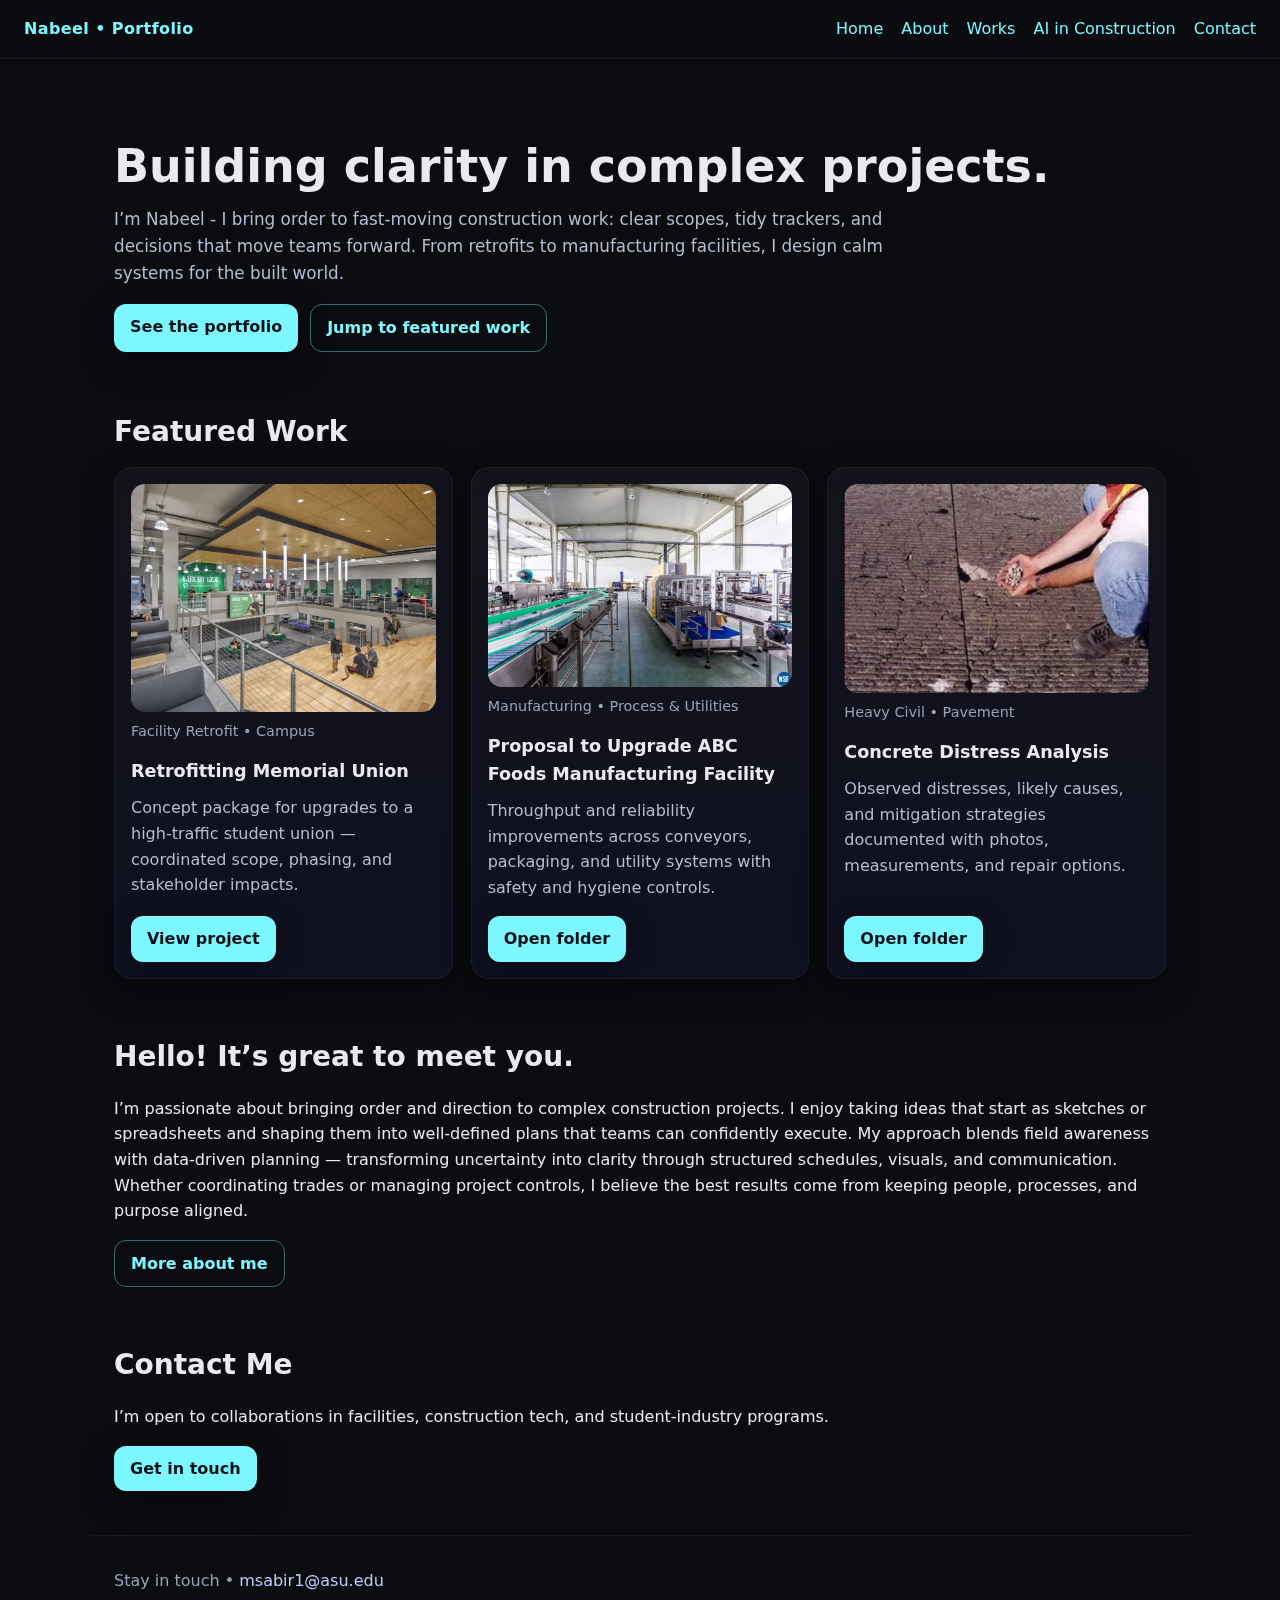
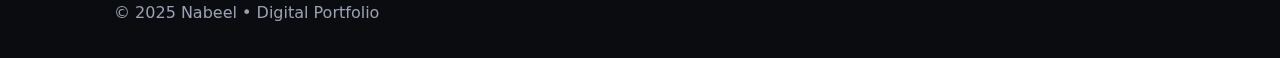
<file: index.html>
<!doctype html>
<html lang="en">
<head>
  <meta charset="utf-8" />
  <meta name="viewport" content="width=device-width, initial-scale=1" />
  <title>Nabeel • Portfolio - Home</title>
  <link rel="stylesheet" href="styles.css" />
</head>
<body>
  <div class="nav">
    <div class="brand"><a href="index.html">Nabeel • Portfolio</a></div>
    <div class="links">
      <a href="index.html">Home</a>
      <a href="about.html">About</a>
      <a href="work.html">Works</a>
      <a href="ai.html">AI in Construction</a>
      <a href="contact.html">Contact</a>
    </div>
  </div>

  <header class="hero container">
    <h1>Building clarity in complex projects.</h1>
    <p class="lead">I’m Nabeel - I bring order to fast‑moving construction work: clear scopes, tidy trackers, and decisions that move teams forward. From retrofits to manufacturing facilities, I design calm systems for the built world.</p>
    <div class="cta">
      <a class="button" href="work.html">See the portfolio</a>
      <a class="button ghost" href="#featured">Jump to featured work</a>
    </div>
  </header>

  <section id="featured" class="section container">
    <h2>Featured Work</h2>
    <div class="grid">
      <article class="card col-4">
        <img src="assets/images/retrofit-mu.jpg" alt="Retrofitting Memorial Union cover"/>
        <div class="meta">Facility Retrofit • Campus</div>
        <h3>Retrofitting Memorial Union</h3>
        <p>Concept package for upgrades to a high‑traffic student union — coordinated scope, phasing, and stakeholder impacts.</p>
        <div class="actions">
          <a class="button" href="https://docs.google.com/presentation/d/1gL0wgAYtED428y5qDJ8FrBUDi6EPUHPC/edit?usp=sharing&ouid=102391529068859170729&rtpof=true&sd=true">View project</a>
        </div>
      </article>

      <article class="card col-4">
        <img src="assets/images/abc-foods.jpg" alt="Manufacturing facility proposal cover"/>
        <div class="meta">Manufacturing • Process & Utilities</div>
        <h3>Proposal to Upgrade ABC Foods Manufacturing Facility</h3>
        <p>Throughput and reliability improvements across conveyors, packaging, and utility systems with safety and hygiene controls.</p>
        <div class="actions">
          <a class="button" href="https://drive.google.com/file/d/1gs_H3VhCCuj2dI5iI-yKaL_4FSnww9n3/view?usp=sharing" target="_blank" rel="noreferrer">Open folder</a>
        </div>
      </article>

      <article class="card col-4">
        <img src="assets/images/concrete-distress.jpg" alt="Concrete distress analysis cover"/>
        <div class="meta">Heavy Civil • Pavement</div>
        <h3>Concrete Distress Analysis</h3>
        <p>Observed distresses, likely causes, and mitigation strategies documented with photos, measurements, and repair options.</p>
        <div class="actions">
          <a class="button" href="https://drive.google.com/file/d/1ZOLt1gzeuHMnxxGkolDxR0EwvWGjoRM2/view?usp=sharing" target="_blank" rel="noreferrer">Open folder</a>
        </div>
      </article>
    </div>
  </section>

  <section class="section container">
    <h2>Hello! It’s great to meet you.</h2>
    <p>I’m passionate about bringing order and direction to complex construction projects. I enjoy taking ideas that start as sketches or spreadsheets and shaping them into well-defined plans that teams can confidently execute. My approach blends field awareness with data-driven planning — transforming uncertainty into clarity through structured schedules, visuals, and communication. Whether coordinating trades or managing project controls, I believe the best results come from keeping people, processes, and purpose aligned.</p>
    <div class="cta"><a class="button ghost" href="about.html">More about me</a></div>
  </section>

  <section class="section container">
    <h2>Contact Me</h2>
    <p>I’m open to collaborations in facilities, construction tech, and student‑industry programs.</p>
    <p><a class="button" href="contact.html">Get in touch</a></p>
  </section>

  <div class="footer container">
    <div>Stay in touch • <a href="mailto:msabir1@asu.edu">msabir1@asu.edu</a></div>
    <div style="margin-top:6px">© 2025 Nabeel • Digital Portfolio</div>
  </div>
  <script src="script.js"></script>
</body>
</html>
</file>
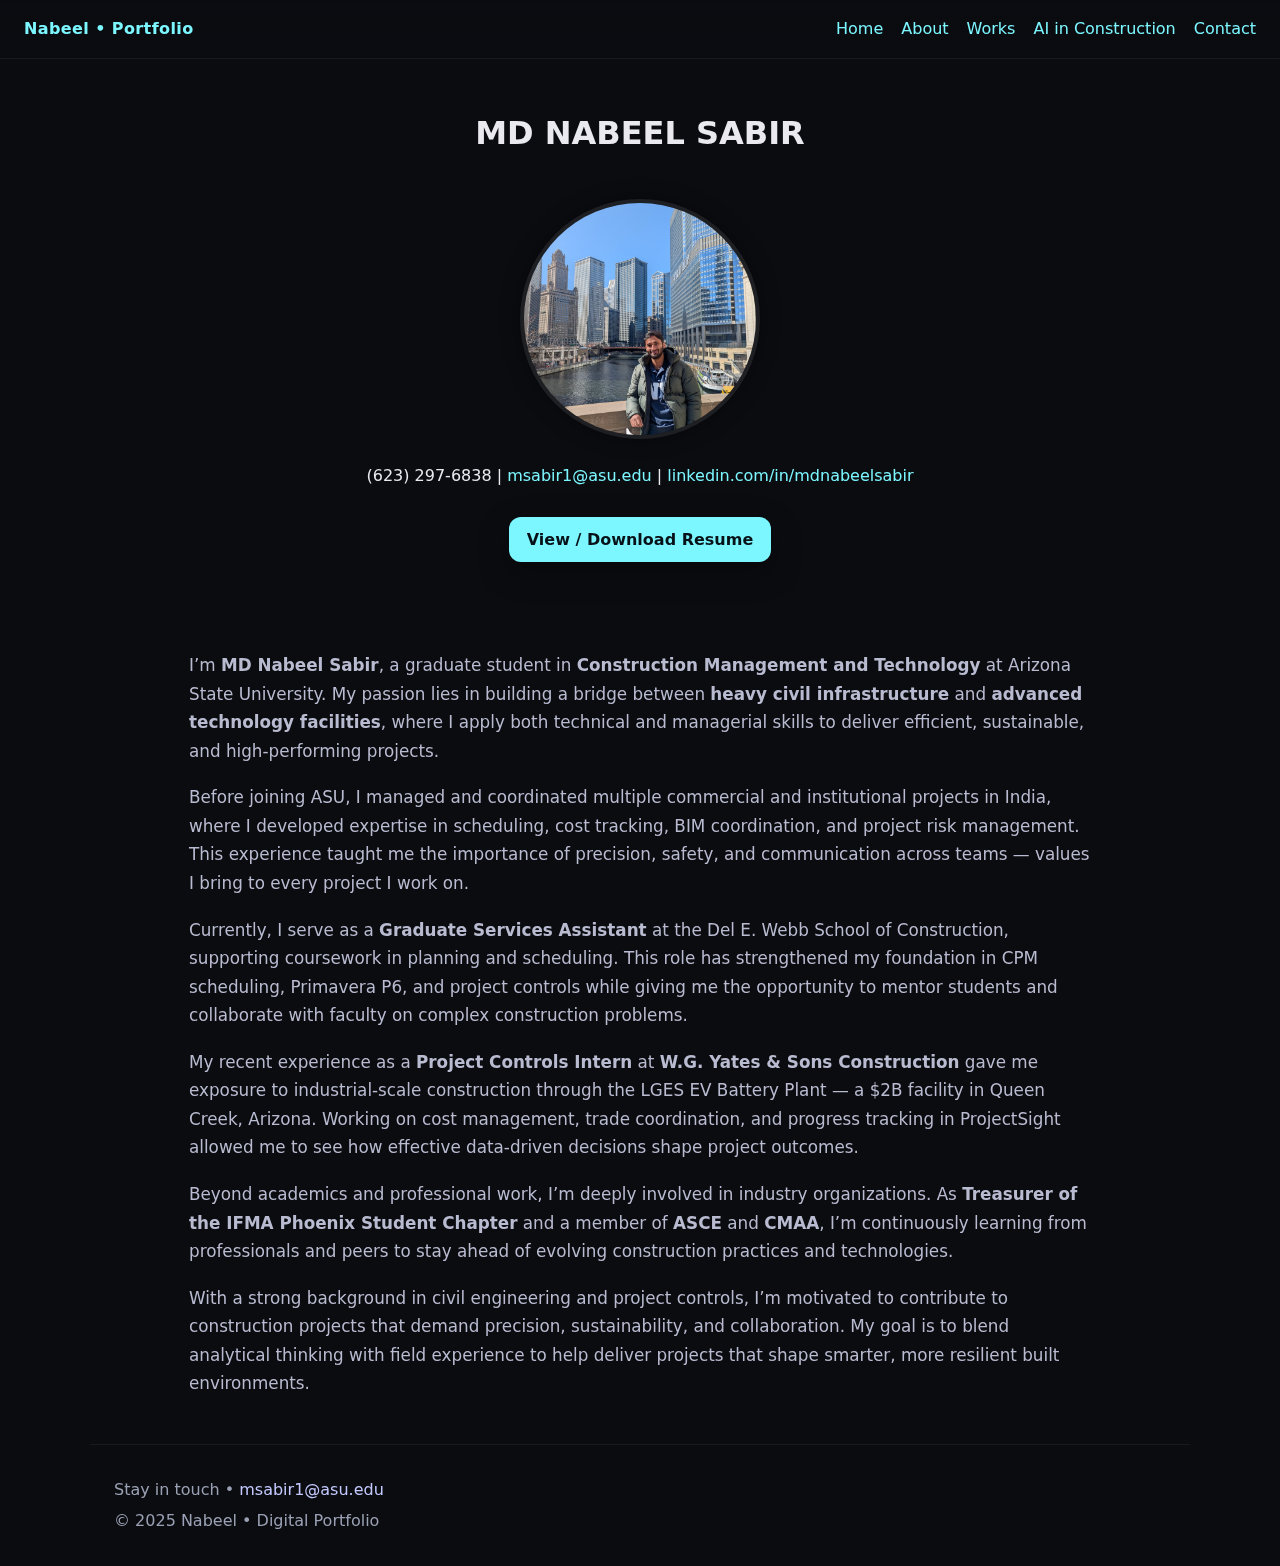
<file: about.html>
<!doctype html>
<html lang="en">
<head>
  <meta charset="utf-8" />
  <meta name="viewport" content="width=device-width, initial-scale=1" />
  <title>About — Nabeel</title>
  <link rel="stylesheet" href="styles.css" />
  <style>
    .about-photo {
      width: 240px;
      height: 240px;
      border-radius: 50%;
      object-fit: cover;
      display: block;
      margin: 40px auto 24px;
      border: 4px solid rgba(255,255,255,0.08);
      box-shadow: 0 0 20px rgba(0,0,0,0.4);
    }
    .resume-btn {
      display: inline-block;
      background: var(--accent);
      color: #061218;
      padding: 10px 18px;
      border-radius: 12px;
      font-weight: 600;
      text-decoration: none;
      box-shadow: var(--shadow);
      margin-top: 12px;
    }
    .resume-btn:hover { opacity: 0.9; }
    .about-section {
      max-width: 950px;
      margin: 0 auto;
      text-align: left;
      color: var(--ink);
    }
    .about-section p {
      color: var(--muted);
      line-height: 1.7;
      font-size: 1.05rem;
      margin-bottom: 18px;
    }
  </style>
</head>
<body>
  <div class="nav">
    <div class="brand"><a href="index.html">Nabeel • Portfolio</a></div>
    <div class="links">
      <a href="index.html">Home</a>
      <a href="about.html">About</a>
      <a href="work.html">Works</a>
      <a href="ai.html">AI in Construction</a>
      <a href="contact.html">Contact</a>
    </div>
  </div>

  <main class="container section" style="text-align:center;">
    <h1>MD NABEEL SABIR</h1>
    <img src="assets/images/portrait.jpg" alt="Portrait of Nabeel" class="about-photo" />
    <p>(623) 297-6838 | <a href="mailto:msabir1@asu.edu">msabir1@asu.edu</a> | 
      <a href="https://linkedin.com/in/mdnabeelsabir" target="_blank" rel="noreferrer">linkedin.com/in/mdnabeelsabir</a>
    </p>
    <p>
      <a class="resume-btn" href="https://drive.google.com/file/d/1cEff99ym0pL-qublnPV1dpsqmiZGiztC/view?usp=sharing" target="_blank" rel="noreferrer">
        View / Download Resume
      </a>
    </p>
  </main>

  <section class="about-section container section">
    <p>I’m <strong>MD Nabeel Sabir</strong>, a graduate student in <strong>Construction Management and Technology</strong> at Arizona State University. My passion lies in building a bridge between <strong>heavy civil infrastructure</strong> and <strong>advanced technology facilities</strong>, where I apply both technical and managerial skills to deliver efficient, sustainable, and high-performing projects.</p>

    <p>Before joining ASU, I managed and coordinated multiple commercial and institutional projects in India, where I developed expertise in scheduling, cost tracking, BIM coordination, and project risk management. This experience taught me the importance of precision, safety, and communication across teams — values I bring to every project I work on.</p>

    <p>Currently, I serve as a <strong>Graduate Services Assistant</strong> at the Del E. Webb School of Construction, supporting coursework in planning and scheduling. This role has strengthened my foundation in CPM scheduling, Primavera P6, and project controls while giving me the opportunity to mentor students and collaborate with faculty on complex construction problems.</p>

    <p>My recent experience as a <strong>Project Controls Intern</strong> at <strong>W.G. Yates & Sons Construction</strong> gave me exposure to industrial-scale construction through the LGES EV Battery Plant — a $2B facility in Queen Creek, Arizona. Working on cost management, trade coordination, and progress tracking in ProjectSight allowed me to see how effective data-driven decisions shape project outcomes.</p>

    <p>Beyond academics and professional work, I’m deeply involved in industry organizations. As <strong>Treasurer of the IFMA Phoenix Student Chapter</strong> and a member of <strong>ASCE</strong> and <strong>CMAA</strong>, I’m continuously learning from professionals and peers to stay ahead of evolving construction practices and technologies.</p>

    <p>With a strong background in civil engineering and project controls, I’m motivated to contribute to construction projects that demand precision, sustainability, and collaboration. My goal is to blend analytical thinking with field experience to help deliver projects that shape smarter, more resilient built environments.</p>
  </section>

  <div class="footer container">
    <div>Stay in touch • <a href="mailto:msabir1@asu.edu">msabir1@asu.edu</a></div>
    <div style="margin-top:6px">© 2025 Nabeel • Digital Portfolio</div>
  </div>

</body>
</html>
</file>
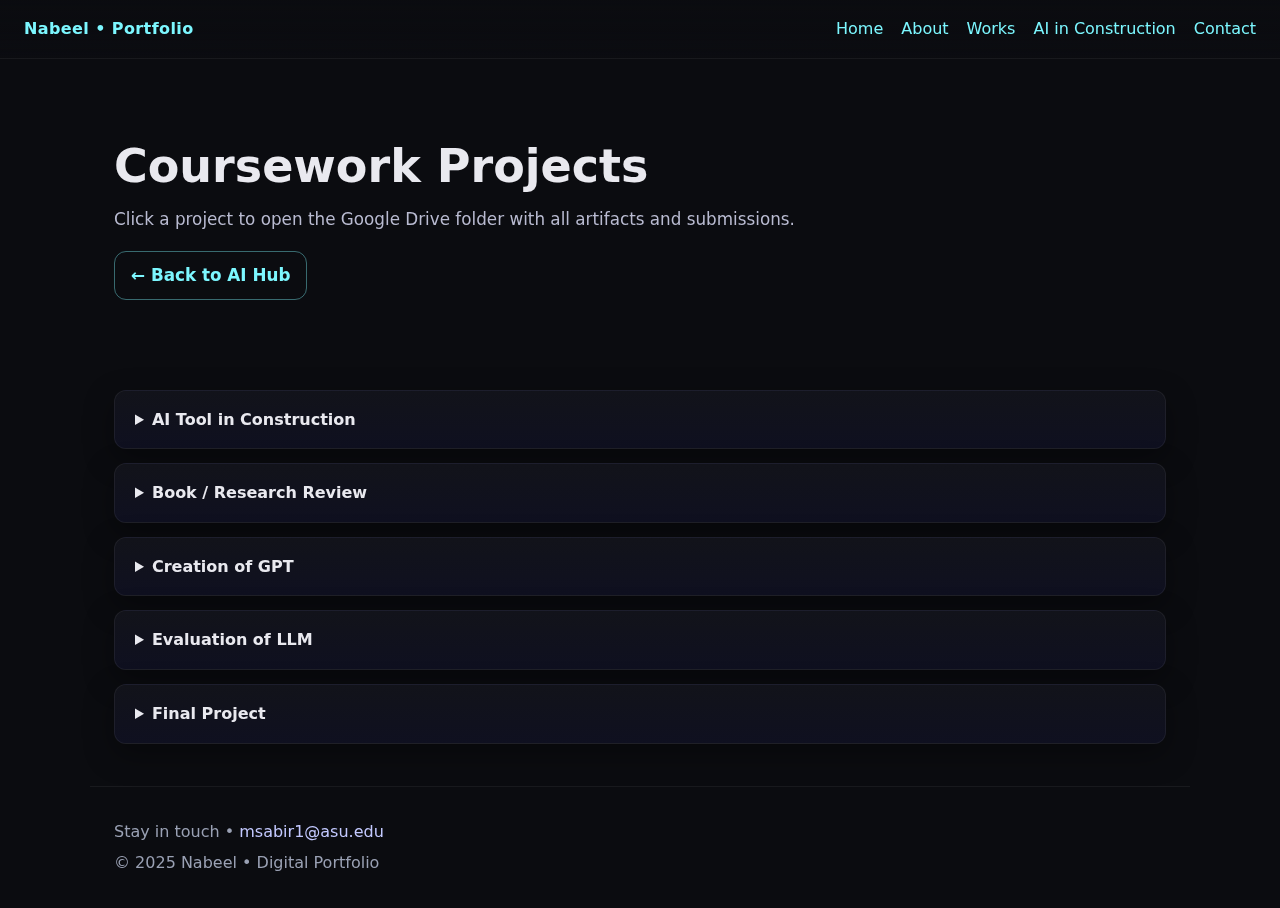
<file: ai-projects.html>
<!doctype html>
<html lang="en">
<head>
  <meta charset="utf-8" />
  <meta name="viewport" content="width=device-width, initial-scale=1" />
  <title>AI Coursework Projects — Nabeel</title>
  <link rel="stylesheet" href="styles.css" />
  <style>
    details{background:linear-gradient(180deg,#12131a,#0f1020);border:1px solid rgba(255,255,255,.06);border-radius:12px;margin:14px 0;padding:16px 20px;box-shadow:var(--shadow)}
    summary{font-weight:600;cursor:pointer;color:var(--ink)}
    details p{margin-top:10px;color:var(--muted)}
    a.link{color:var(--accent);text-decoration:none}
    a.link:hover{text-decoration:underline}
  </style>
</head>
<body>
  <div class="nav">
    <div class="brand"><a href="index.html">Nabeel • Portfolio</a></div>
    <div class="links">
      <a href="index.html">Home</a>
      <a href="about.html">About</a>
      <a href="work.html">Works</a>
      <a href="ai.html">AI in Construction</a>
      <a href="contact.html">Contact</a>
    </div>
  </div>

  <header class="hero container">
    <h1>Coursework Projects</h1>
        <p class="lead">Click a project to open the Google Drive folder with all artifacts and submissions.</p>
    <p><a class="button ghost" href="ai.html">← Back to AI Hub</a></p>
  </header>

  <main class="section container">
    <details><summary>AI Tool in Construction</summary>
      <p><a class="link" target="_blank" href="https://drive.google.com/drive/folders/1bjgiFwAm2cwQrZMoPk2s-h9wBSJdFuyU?usp=drive_link">Open project →</a></p>
    </details>

    <details><summary>Book / Research Review</summary>
      <p><a class="link" target="_blank" href="https://drive.google.com/drive/folders/1c9iZG3xFRLbBTvyE75-k6QebU9TEZAmy?usp=drive_link">Open project →</a></p>
    </details>

    <details><summary>Creation of GPT</summary>
      <p><a class="link" target="_blank" href="https://drive.google.com/drive/folders/1euPYsKbIOywXdYOmM0UluRxleREqjHLu?usp=drive_link">Open project →</a></p>
    </details>

    <details><summary>Evaluation of LLM</summary>
      <p><a class="link" target="_blank" href="https://drive.google.com/drive/folders/1VYTx2H_t1yv4WhXQJjSf5AKHbcCxExVg?usp=drive_link">Open project →</a></p>
    </details>

    <details><summary>Final Project</summary>
      <p><a class="link" target="_blank" href="https://drive.google.com/drive/folders/1ZHqjz63eT6GG_NcE-j6AWtgwy5eWQPcR?usp=drive_link">Open project →</a></p>
    </details>
  </main>

  <div class="footer container">
    <div>Stay in touch • <a href="mailto:msabir1@asu.edu">msabir1@asu.edu</a></div>
    <div style="margin-top:6px">© 2025 Nabeel • Digital Portfolio</div>
  </div>
</body>
</html>
</file>
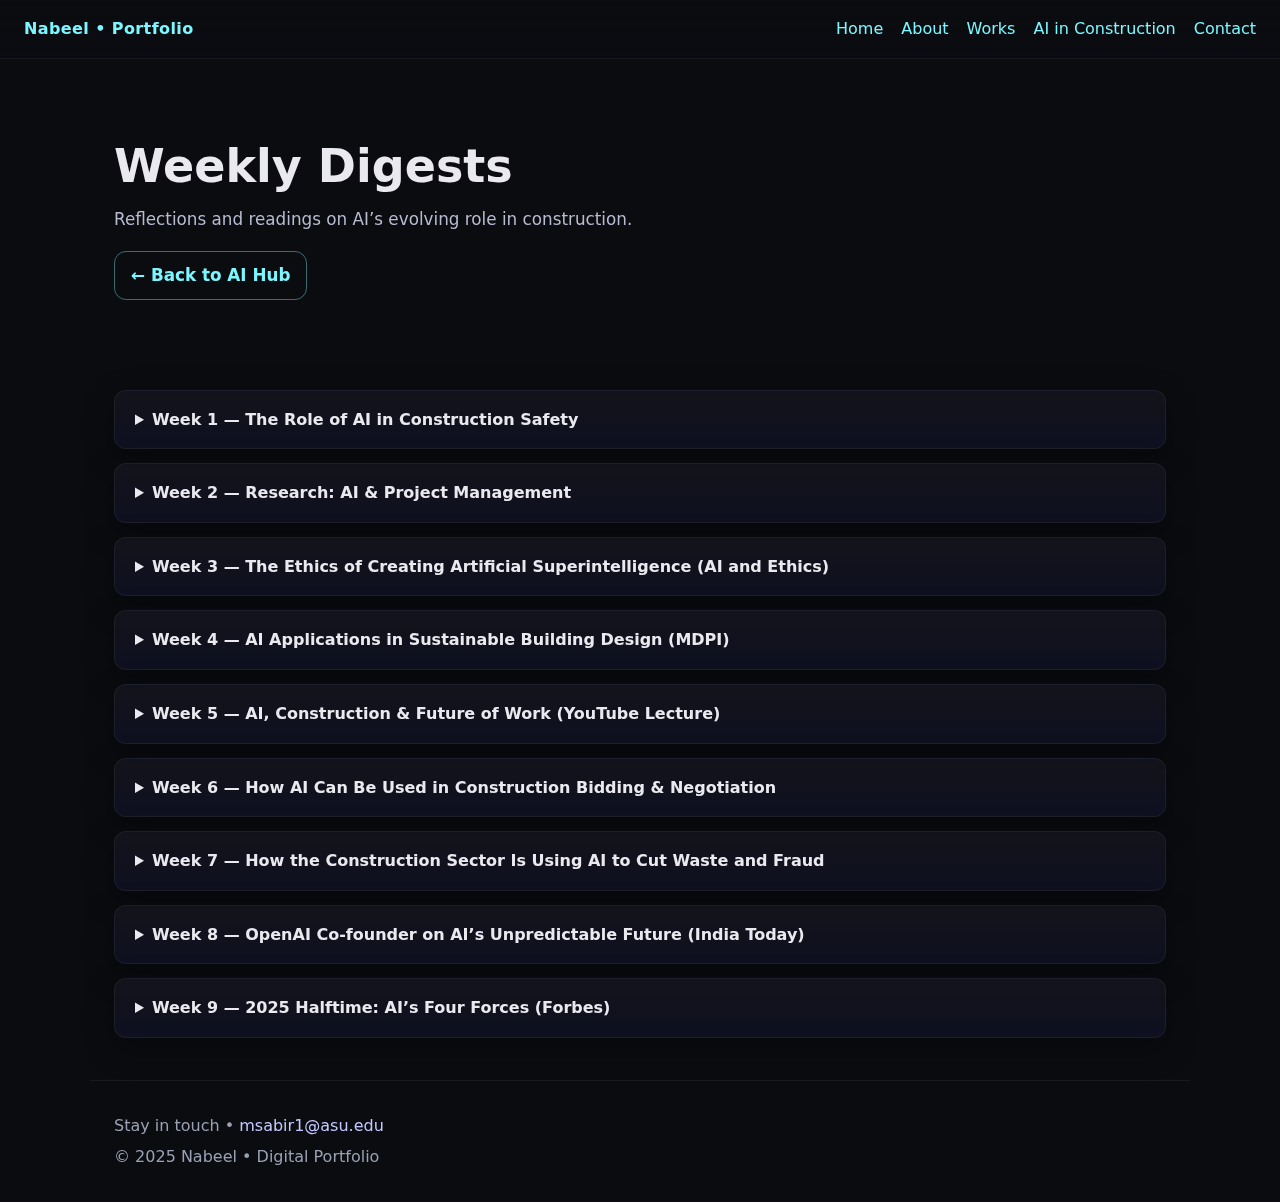
<file: ai-weekly.html>
<!doctype html>
<html lang="en">
<head>
  <meta charset="utf-8" />
  <meta name="viewport" content="width=device-width, initial-scale=1" />
  <title>Weekly Digests — Nabeel</title>
  <link rel="stylesheet" href="styles.css" />
  <style>
    details{background:linear-gradient(180deg,#12131a,#0f1020);border:1px solid rgba(255,255,255,.06);border-radius:12px;margin:14px 0;padding:16px 20px;box-shadow:var(--shadow)}
    summary{font-weight:600;cursor:pointer;color:var(--ink)}
    details p{margin-top:10px;color:var(--muted)}
    a.link{color:var(--accent);text-decoration:none}
    a.link:hover{text-decoration:underline}
    .meta{color:#9aa1b4}
  </style>
</head>
<body>
  <div class="nav">
    <div class="brand"><a href="index.html">Nabeel • Portfolio</a></div>
    <div class="links">
      <a href="index.html">Home</a>
      <a href="about.html">About</a>
      <a href="work.html">Works</a>
      <a href="ai.html">AI in Construction</a>
      <a href="contact.html">Contact</a>
    </div>
  </div>

  <header class="hero container">
    <h1>Weekly Digests</h1>
    <p class="lead">Reflections and readings on AI’s evolving role in construction.</p>
    <p><a class="button ghost" href="ai.html">← Back to AI Hub</a></p>
  </header>

  <main class="section container">
    <details><summary>Week 1 — The Role of AI in Construction Safety</summary>
      <p>Topic: The Role of AI in Construction Safety</p>
      <p>Source: <a class="link" target="_blank" href="https://getmojo.ai/blog/the-role-of-ai-in-construction-safety/?utm_source=chatgpt.com">GetMojo AI Blog</a></p>
      <p>Date of Publication: TBD</p>
      <p>
        <a class="button" target="_blank" href="https://getmojo.ai/blog/the-role-of-ai-in-construction-safety/?utm_source=chatgpt.com">Blog →</a>
        <a class="button ghost" target="_blank" href="https://drive.google.com/drive/folders/1Jsa9HNmWxCJOQ78sSyLPWdhoC6A1nsXC?usp=drive_link">Presentation →</a>
      </p>
    </details>

    <details><summary>Week 2 — Research: AI & Project Management</summary>
      <p>Topic: Research on AI for Project Management</p>
      <p>Source: <a class="link" target="_blank" href="https://papers.ssrn.com/sol3/papers.cfm?abstract_id=5250611">SSRN Working Paper</a></p>
      <p>Date of Publication: TBD</p>
      <p>
        <a class="button" target="_blank" href="https://papers.ssrn.com/sol3/papers.cfm?abstract_id=5250611">Blog →</a>
        <a class="button ghost" target="_blank" href="https://drive.google.com/drive/folders/1QM-ZMQFzO5KbSRSKyysSuLBCcv555CU8?usp=drive_link">Presentation →</a>
      </p>
    </details>

    <details><summary>Week 3 — The Ethics of Creating Artificial Superintelligence (AI and Ethics)</summary>
      <p>Topic: The Ethics of Creating Artificial Superintelligence — A Global Risk Perspective</p>
      <p>Source: <a class="link" target="_blank" href="https://link.springer.com/article/10.1007/s43681-025-00793-7">AI and Ethics (Springer)</a></p>
      <p>Date of Publication: TBD</p>
      <p>
        <a class="button" target="_blank" href="https://link.springer.com/article/10.1007/s43681-025-00793-7">Blog →</a>
        <a class="button ghost" target="_blank" href="https://drive.google.com/drive/folders/1dZWzNBizUGYU7sZB8VmMyO1q4i2GTYxp?usp=drive_link">Presentation →</a>
      </p>
    </details>

    <details><summary>Week 4 — AI Applications in Sustainable Building Design (MDPI)</summary>
      <p>Topic: AI Applications in Sustainable Building Design</p>
      <p>Source: <a class="link" target="_blank" href="https://www.mdpi.com/2075-5309/15/6/923">Buildings (MDPI)</a></p>
      <p>Date of Publication: TBD</p>
      <p>
        <a class="button" target="_blank" href="https://www.mdpi.com/2075-5309/15/6/923">Blog →</a>
        <a class="button ghost" target="_blank" href="https://drive.google.com/drive/folders/1XZzfujYrkIR6UtXQoAusUthwo8bq2aQP?usp=drive_link">Presentation →</a>
      </p>
    </details>

    <details><summary>Week 5 — AI, Construction & Future of Work (YouTube Lecture)</summary>
      <p>Topic: AI, Construction, and the Future of Work</p>
      <p>Source: <a class="link" target="_blank" href="https://www.youtube.com/watch?v=2hnoGo27uf8">YouTube Lecture</a></p>
      <p>Date of Publication: TBD</p>
      <p>
        <a class="button" target="_blank" href="https://www.youtube.com/watch?v=2hnoGo27uf8">Blog →</a>
        <a class="button ghost" target="_blank" href="https://drive.google.com/drive/folders/1xS376qUM3u23dW0YvjclldGGEm0_Cf6c?usp=drive_link">Presentation →</a>
      </p>
    </details>

    <details><summary>Week 6 — How AI Can Be Used in Construction Bidding & Negotiation</summary>
      <p>Topic: How AI Can Be Used in Construction Bidding and Negotiation</p>
      <p>Source: <a class="link" target="_blank" href="https://www.constructiondive.com/news/ai-construction-bidding-negotiation/756936/">Construction Dive</a></p>
      <p>Date of Publication: TBD</p>
      <p>
        <a class="button" target="_blank" href="https://www.constructiondive.com/news/ai-construction-bidding-negotiation/756936/">Blog →</a>
        <a class="button ghost" target="_blank" href="https://drive.google.com/drive/folders/1l8cpP_nqOU7bE8Dx_29h7fimeAftd82_?usp=drive_link">Presentation →</a>
      </p>
    </details>

    <details><summary>Week 7 — How the Construction Sector Is Using AI to Cut Waste and Fraud</summary>
      <p>Topic: How the Construction Sector Is Using AI to Cut Waste and Fraud</p>
      <p>Source: <a class="link" target="_blank" href="https://hbr.org/2025/04/how-the-construction-sector-is-using-ai-to-cut-waste-and-fraud">Harvard Business Review</a></p>
      <p>Date of Publication: TBD</p>
      <p>
        <a class="button" target="_blank" href="https://hbr.org/2025/04/how-the-construction-sector-is-using-ai-to-cut-waste-and-fraud">Blog →</a>
        <a class="button ghost" target="_blank" href="https://drive.google.com/drive/folders/1Oij5VxlMCl0r0Y3R1I9d_yEr8gZ-o6zQ?usp=drive_link">Presentation →</a>
      </p>
    </details>

    <details><summary>Week 8 — OpenAI Co-founder on AI’s Unpredictable Future (India Today)</summary>
      <p>Topic: OpenAI Co-founder on AI’s Unpredictable and Unimaginable Future</p>
      <p>Source: <a class="link" target="_blank" href="https://www.indiatoday.in/technology/news/story/openai-co-founder-says-ai-is-going-to-be-extremely-unpredictable-and-unimaginable-2748219-2025-06-30">India Today</a></p>
      <p>Date of Publication: June 30, 2025</p>
      <p>
        <a class="button" target="_blank" href="https://www.indiatoday.in/technology/news/story/openai-co-founder-says-ai-is-going-to-be-extremely-unpredictable-and-unimaginable-2748219-2025-06-30">Blog →</a>
        <a class="button ghost" target="_blank" href="https://drive.google.com/drive/folders/10YqwjP_CxgEWdgjHaU0bBC7BxmNTytio?usp=drive_link">Presentation →</a>
      </p>
    </details>

    <details><summary>Week 9 — 2025 Halftime: AI’s Four Forces (Forbes)</summary>
      <p>Topic: 2025 Halftime — AI’s Four Forces, What Happened and What’s Coming</p>
      <p>Source: <a class="link" target="_blank" href="https://www.forbes.com/sites/stevenwolfepereira/2025/07/01/2025-halftime-ais-four-forceswhat-happened-whats-coming/">Forbes</a></p>
      <p>Date of Publication: July 1, 2025</p>
      <p>
        <a class="button" target="_blank" href="https://www.forbes.com/sites/stevenwolfepereira/2025/07/01/2025-halftime-ais-four-forceswhat-happened-whats-coming/">Blog →</a>
        <a class="button ghost" target="_blank" href="https://drive.google.com/drive/folders/1uxPvbs5-dGSABaDumUoQvwiTKkAKgqb1?usp=drive_link">Presentation →</a>
      </p>
    </details>
  </main>

  <div class="footer container">
    <div>Stay in touch • <a href="mailto:msabir1@asu.edu">msabir1@asu.edu</a></div>
    <div style="margin-top:6px">© 2025 Nabeel • Digital Portfolio</div>
  </div>
</body>
</html>
</file>
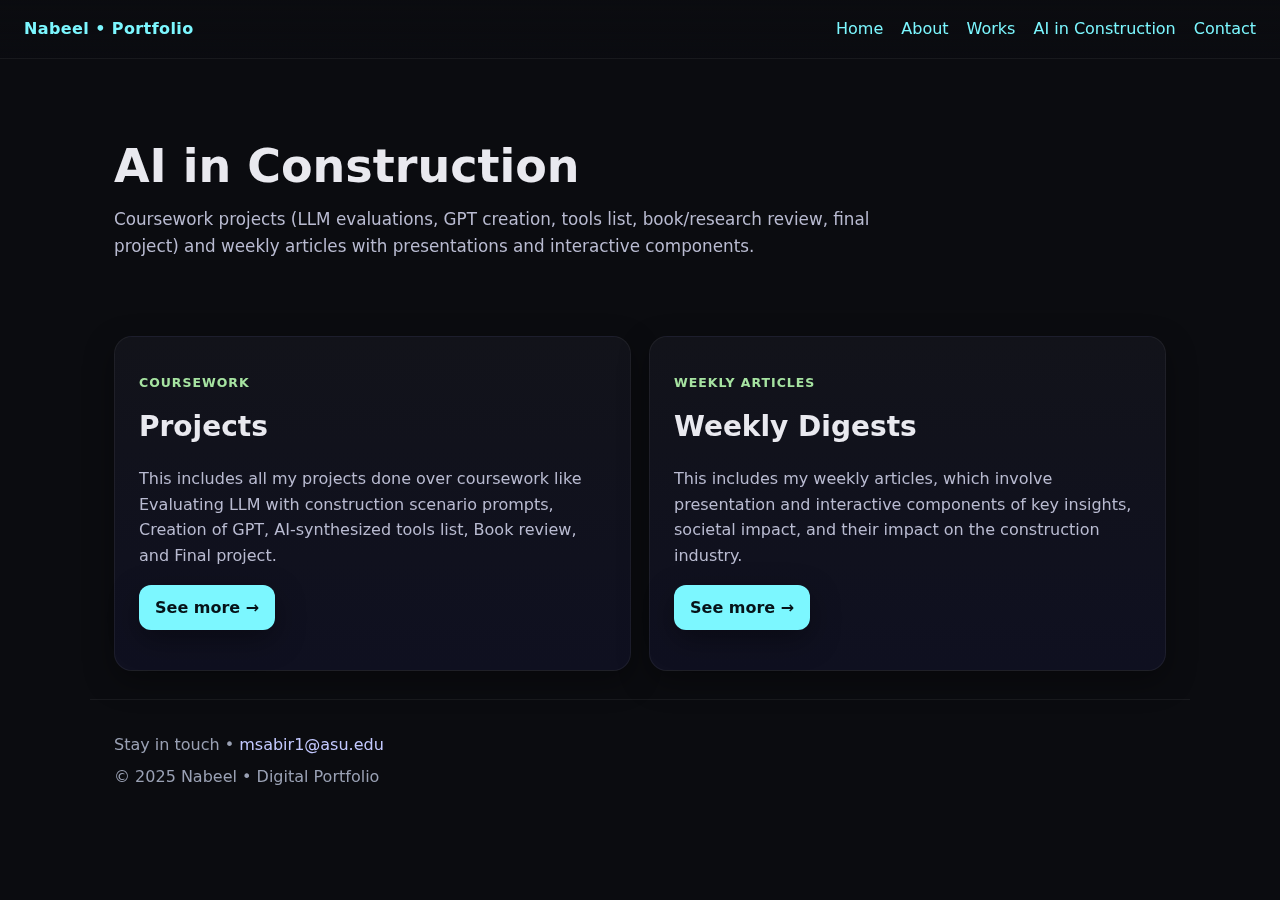
<file: ai.html>
<!doctype html>
<html lang="en">
<head>
  <meta charset="utf-8" />
  <meta name="viewport" content="width=device-width, initial-scale=1" />
  <title>AI in Construction — Nabeel</title>
  <link rel="stylesheet" href="styles.css" />
  <style>
    .ai-grid{display:grid;gap:18px;grid-template-columns:repeat(12,1fr)}
    .ai-card{background:linear-gradient(180deg,#12131a,#0f1020);border:1px solid rgba(255,255,255,.06);border-radius:18px;padding:24px;box-shadow:var(--shadow);height:100%}
    .ai-card h2{margin:4px 0 10px}
    .ai-card p{color:var(--muted)}
    .col-6{grid-column:span 12}
    @media(min-width:720px){.col-6{grid-column:span 6}}
  </style>
</head>
<body>
  <div class="nav">
    <div class="brand"><a href="index.html">Nabeel • Portfolio</a></div>
    <div class="links">
      <a href="index.html">Home</a>
      <a href="about.html">About</a>
      <a href="work.html">Works</a>
      <a href="ai.html">AI in Construction</a>
      <a href="contact.html">Contact</a>
    </div>
  </div>

  <header class="hero container">
    <h1>AI in Construction</h1>
    <p class="lead">Coursework projects (LLM evaluations, GPT creation, tools list, book/research review, final project) and weekly articles with presentations and interactive components.</p>
  </header>

  <main class="section container">
    <div class="ai-grid">
      <article class="ai-card col-6">
        <h3 class="kicker">Coursework</h3>
        <h2>Projects</h2>
        <p>This includes all my projects done over coursework like Evaluating LLM with construction scenario prompts, Creation of GPT, AI-synthesized tools list, Book review, and Final project.</p>
        <p><a class="button" href="ai-projects.html">See more →</a></p>
      </article>

      <article class="ai-card col-6">
        <h3 class="kicker">Weekly Articles</h3>
        <h2>Weekly Digests</h2>
        <p>This includes my weekly articles, which involve presentation and interactive components of key insights, societal impact, and their impact on the construction industry.</p>
        <p><a class="button" href="ai-weekly.html">See more →</a></p>
      </article>
    </div>
  </main>

  <div class="footer container">
    <div>Stay in touch • <a href="mailto:msabir1@asu.edu">msabir1@asu.edu</a></div>
    <div style="margin-top:6px">© 2025 Nabeel • Digital Portfolio</div>
  </div>
</body>
</html>
</file>
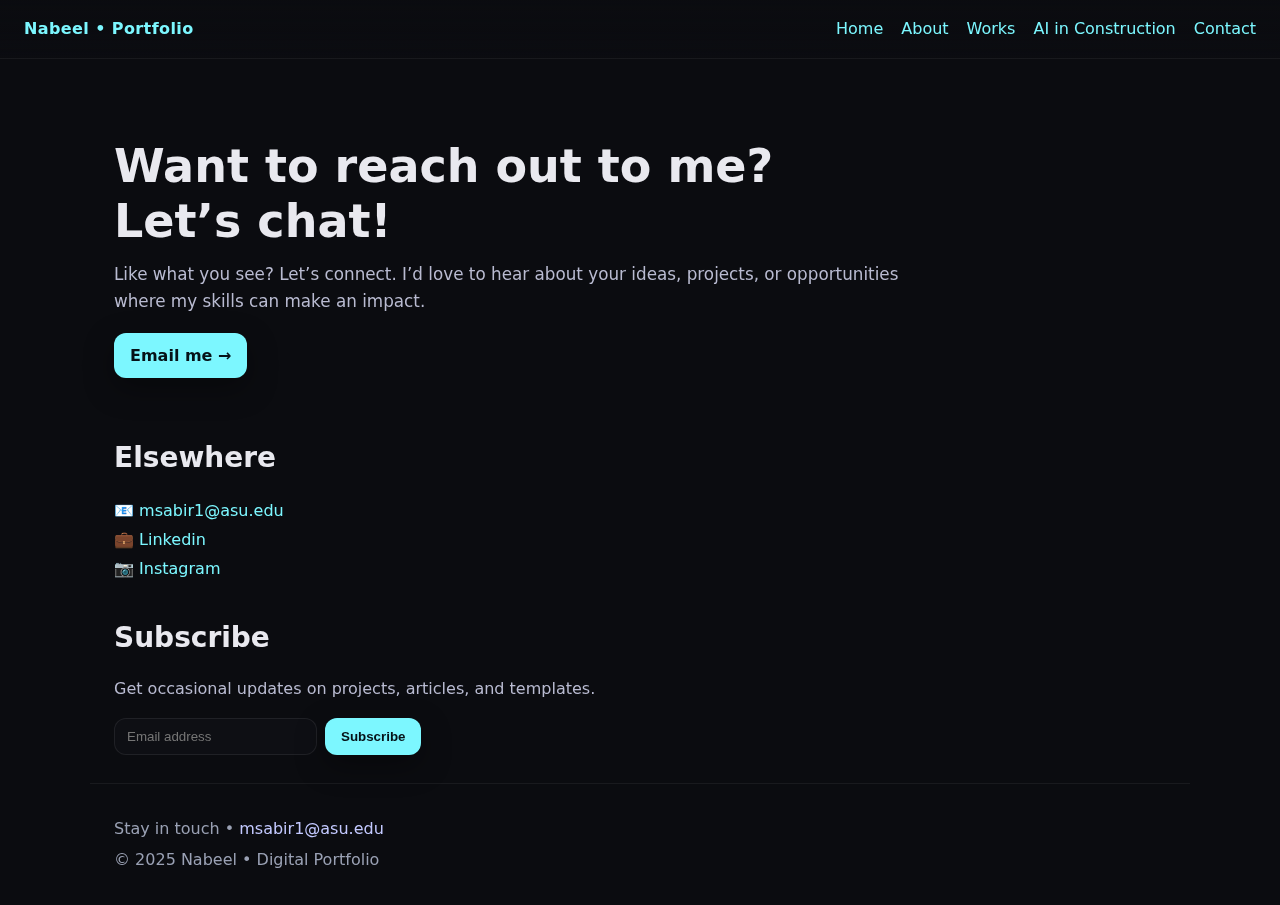
<file: contact.html>
<!doctype html>
<html lang="en">
<head>
  <meta charset="utf-8" />
  <meta name="viewport" content="width=device-width, initial-scale=1" />
  <title>Contact — Nabeel</title>
  <link rel="stylesheet" href="styles.css" />
</head>
<body>

  <!-- Navigation -->
  <div class="nav">
    <div class="brand"><a href="index.html">Nabeel • Portfolio</a></div>
    <div class="links">
      <a href="index.html">Home</a>
      <a href="about.html">About</a>
      <a href="work.html">Works</a>
      <a href="ai.html">AI in Construction</a>
      <a href="contact.html">Contact</a>
    </div>
  </div>

  <!-- Hero Section -->
  <header class="hero container">
    <h1>Want to reach out to me?<br>Let’s chat!</h1>
    <p class="lead">Like what you see? Let’s connect. I’d love to hear about your ideas, projects, or opportunities where my skills can make an impact.</p>
    <div class="cta">
      <a class="button" href="mailto:msabir1@asu.edu">Email me →</a>
    </div>
  </header>

  <!-- Contact Section -->
  <main class="section container">
    <h2>Elsewhere</h2>
    <ul style="list-style:none; padding:0; line-height:1.8;">
      <li>📧 <a href="mailto:msabir1@asu.edu">msabir1@asu.edu</a></li>
      <li>💼 <a href="https://linkedin.com/in/mdnabeelsabir" target="_blank" rel="noreferrer">Linkedin</a></li>
      <li>📷 <a href="https://www.instagram.com/sabirnabeel/" target="_blank" rel="noreferrer">Instagram</a></li>
    </ul>

    <h2 style="margin-top:32px;">Subscribe</h2>
    <p style="color:var(--muted);">Get occasional updates on projects, articles, and templates.</p>
    <div class="input-row">
      <input type="email" placeholder="Email address" />
      <button class="button">Subscribe</button>
    </div>
  </main>

  <!-- Footer -->
  <div class="footer container">
    <div>Stay in touch • <a href="mailto:msabir1@asu.edu">msabir1@asu.edu</a></div>
    <div style="margin-top:6px">© 2025 Nabeel • Digital Portfolio</div>
  </div>

</body>
</html>
</file>
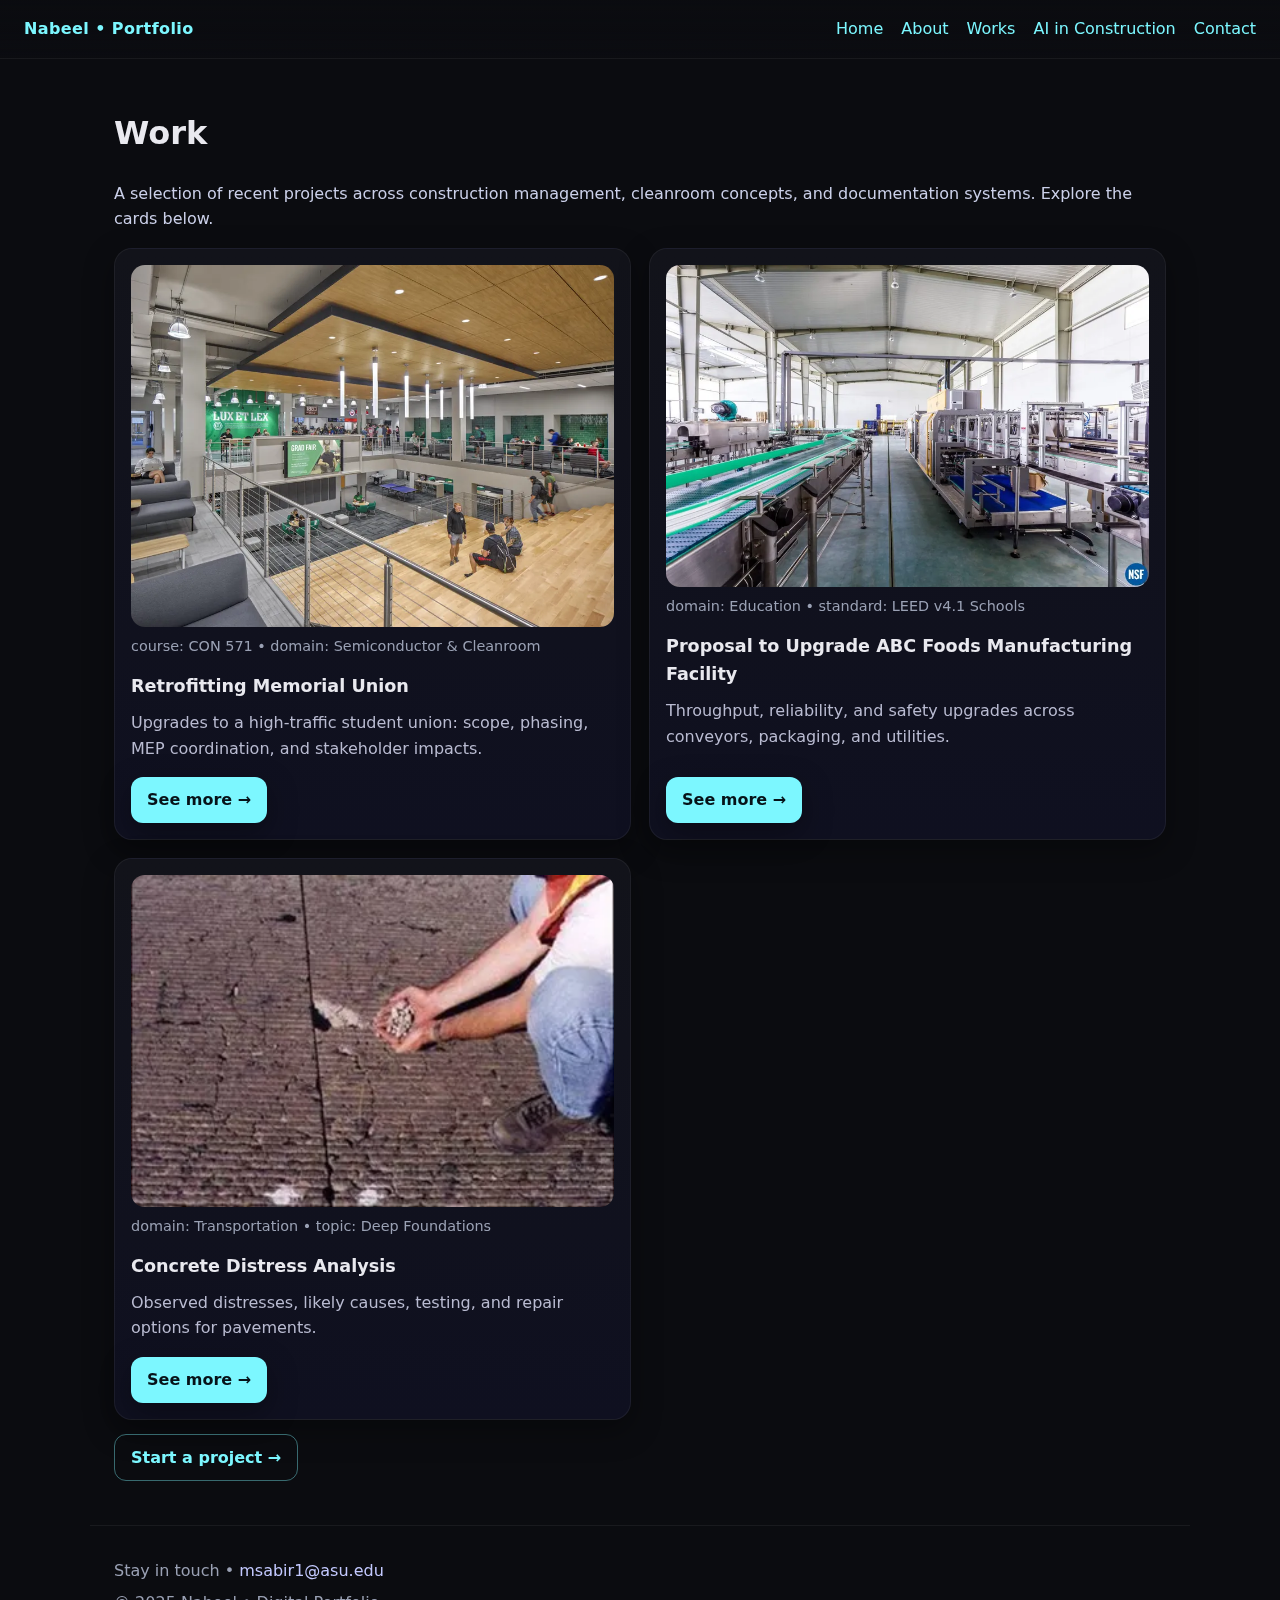
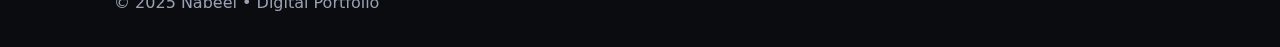
<file: work.html>
<!doctype html>
<html lang="en">
<head>
  <meta charset="utf-8" />
  <meta name="viewport" content="width=device-width, initial-scale=1" />
  <title>Works — Nabeel</title>
  <link rel="stylesheet" href="styles.css" />
</head>
<body>

<div class="nav">
  <div class="brand"><a href="index.html">Nabeel • Portfolio</a></div>
  <div class="links">
    <a href="index.html">Home</a>
    <a href="about.html">About</a>
    <a href="work.html">Works</a>
    <a href="ai.html">AI in Construction</a>
    <a href="contact.html">Contact</a>
  </div>
</div>

  <main class="container section">
    <h1>Work</h1>
    <p class="lead">A selection of recent projects across construction management, cleanroom concepts, and documentation systems. Explore the cards below.</p>
    <div class="grid">
      <article class="card col-6">
        <img src="assets/images/retrofit-mu.jpg" alt="Project cover 1"/>
        <div class="meta">course: CON 571 • domain: Semiconductor &amp; Cleanroom</div>
        <h3 id="retrofitting-mu">Retrofitting Memorial Union</h3>
        <p>Upgrades to a high‑traffic student union: scope, phasing, MEP coordination, and stakeholder impacts.</p>
        <div class="actions">
          <a class="button" href="https://docs.google.com/presentation/d/1gL0wgAYtED428y5qDJ8FrBUDi6EPUHPC/edit?usp=sharing&ouid=102391529068859170729&rtpof=true&sd=true">See more →</a>
        </div>
      </article>
      <article class="card col-6">
        <img src="assets/images/abc-foods.jpg" alt="Project cover 2"/>
        <div class="meta">domain: Education • standard: LEED v4.1 Schools</div>
        <h3>Proposal to Upgrade ABC Foods Manufacturing Facility</h3>
        <p>Throughput, reliability, and safety upgrades across conveyors, packaging, and utilities.</p>
        <div class="actions">
          <a class="button" href="https://drive.google.com/file/d/1gs_H3VhCCuj2dI5iI-yKaL_4FSnww9n3/view?usp=sharing" target="_blank" rel="noreferrer">See more →</a>
        </div>
      </article>
      <article class="card col-6">
        <img src="assets/images/concrete-distress.jpg" alt="Project cover 3"/>
        <div class="meta">domain: Transportation • topic: Deep Foundations</div>
        <h3>Concrete Distress Analysis</h3>
        <p>Observed distresses, likely causes, testing, and repair options for pavements.</p>
        <div class="actions">
          <a class="button" href="https://drive.google.com/file/d/1ZOLt1gzeuHMnxxGkolDxR0EwvWGjoRM2/view?usp=sharing" target="_blank" rel="noreferrer">See more →</a>
        </div>
      </article>
    </div>
    <p class="cta" style="margin-top:14px">
      <a class="button ghost" href="contact.html">Start a project →</a>
    </p>
  </main>

<div class="footer container">
  <div>Stay in touch • <a href="msabir1@asu.edu">msabir1@asu.edu</a></div>
  <div style="margin-top:6px">© 2025 Nabeel • Digital Portfolio</div>
</div>

</body>
</html>
</file>
<file: styles.css>
/* Nabeel Portfolio — minimal, clean aesthetic */
:root{
  --bg:#0b0c10;
  --card:#111218;
  --ink:#e9e9ef;
  --muted:#b9bbd1;
  --accent:#7cf7ff;
  --accent-2:#a6e3a1;
  --max: 1100px;
  --radius: 18px;
  --shadow: 0 10px 30px rgba(0,0,0,.35);
}

*{box-sizing:border-box}
html,body{margin:0;padding:0;background:var(--bg);color:var(--ink);font-family:ui-sans-serif,system-ui,-apple-system,Segoe UI,Roboto,Inter,Arial;line-height:1.6}
a{color:var(--accent);text-decoration:none}
a:hover{text-decoration:underline}
img{max-width:100%;display:block;border-radius:14px}

.container{max-width:var(--max);margin:0 auto;padding:24px}
.nav{
  display:flex;justify-content:space-between;align-items:center;
  position:sticky;top:0;background:linear-gradient(180deg, rgba(11,12,16,.95), rgba(11,12,16,.75) 60%, transparent);
  backdrop-filter:saturate(1.3) blur(8px);padding:16px 24px;border-bottom:1px solid rgba(255,255,255,.06);z-index:10
}
.nav .brand{font-weight:700;letter-spacing:.4px}
.nav .links{display:flex;gap:18px;flex-wrap:wrap}
.button{
  background:var(--accent);color:#061218;border:0;padding:10px 16px;border-radius:12px;
  font-weight:600;box-shadow:var(--shadow);display:inline-block
}
.button.ghost{background:transparent;color:var(--accent);border:1px solid rgba(124,247,255,.4);box-shadow:none}

.hero{padding:80px 24px 30px}
.hero h1{font-size:clamp(28px,6vw,46px);line-height:1.2;margin:0 0 12px;font-weight:800}
.hero p{max-width:800px;color:var(--muted);margin:0 0 18px;font-size:1.05rem}
.hero .cta{display:flex;gap:12px;flex-wrap:wrap;margin-top:8px}

.section{padding:28px 24px}
.section h2{font-size:clamp(20px,4vw,28px);margin:0 0 12px}
.grid{
  display:grid;gap:18px;
  grid-template-columns:repeat(12,1fr)
}
.card{
  background:linear-gradient(180deg,#12131a,#0f1020);border:1px solid rgba(255,255,255,.06);
  border-radius:var(--radius);padding:16px;box-shadow:var(--shadow);height:100%;display:flex;flex-direction:column;gap:8px
}
.card h3{margin:6px 0 2px;font-size:1.1rem}
.card p{color:var(--muted);margin:0 0 8px}
.card .meta{color:#9aa1b4;font-size:.9rem}
.card .actions{margin-top:auto;display:flex;gap:10px;align-items:center}

.col-4{grid-column:span 12}
.col-6{grid-column:span 12}
.col-12{grid-column:span 12}
@media(min-width:720px){
  .col-4{grid-column:span 4}
  .col-6{grid-column:span 6}
}

.lead{color:#cbd0e9;font-weight:500}
.kicker{color:var(--accent-2);font-weight:700;letter-spacing:.08em;text-transform:uppercase;font-size:.78rem}

.footer{padding:32px 24px;color:#9aa1b4;border-top:1px solid rgba(255,255,255,.06)}
.footer a{color:#c3c9ff}
.input-row{display:flex;gap:8px;flex-wrap:wrap}
input[type="email"]{background:#0e0f14;border:1px solid rgba(255,255,255,.08);padding:10px 12px;border-radius:12px;color:var(--ink)}
</file>
